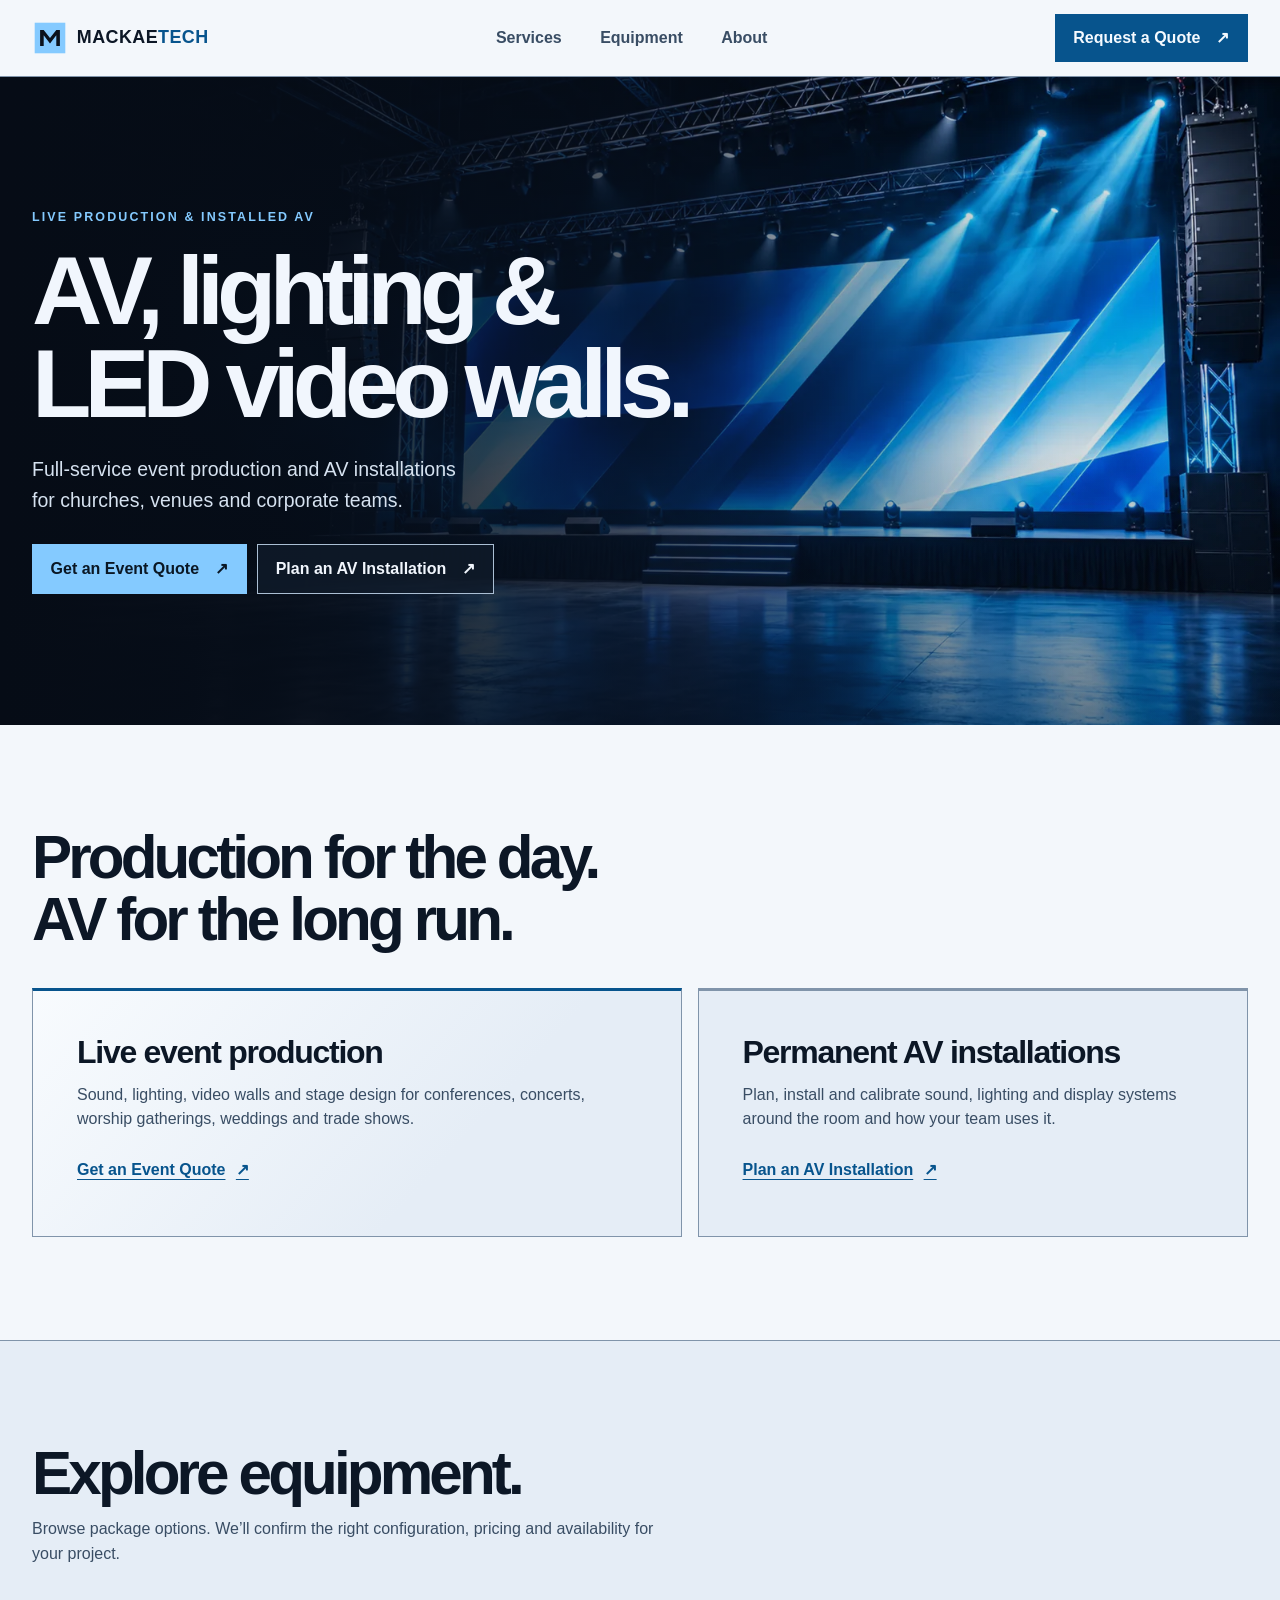
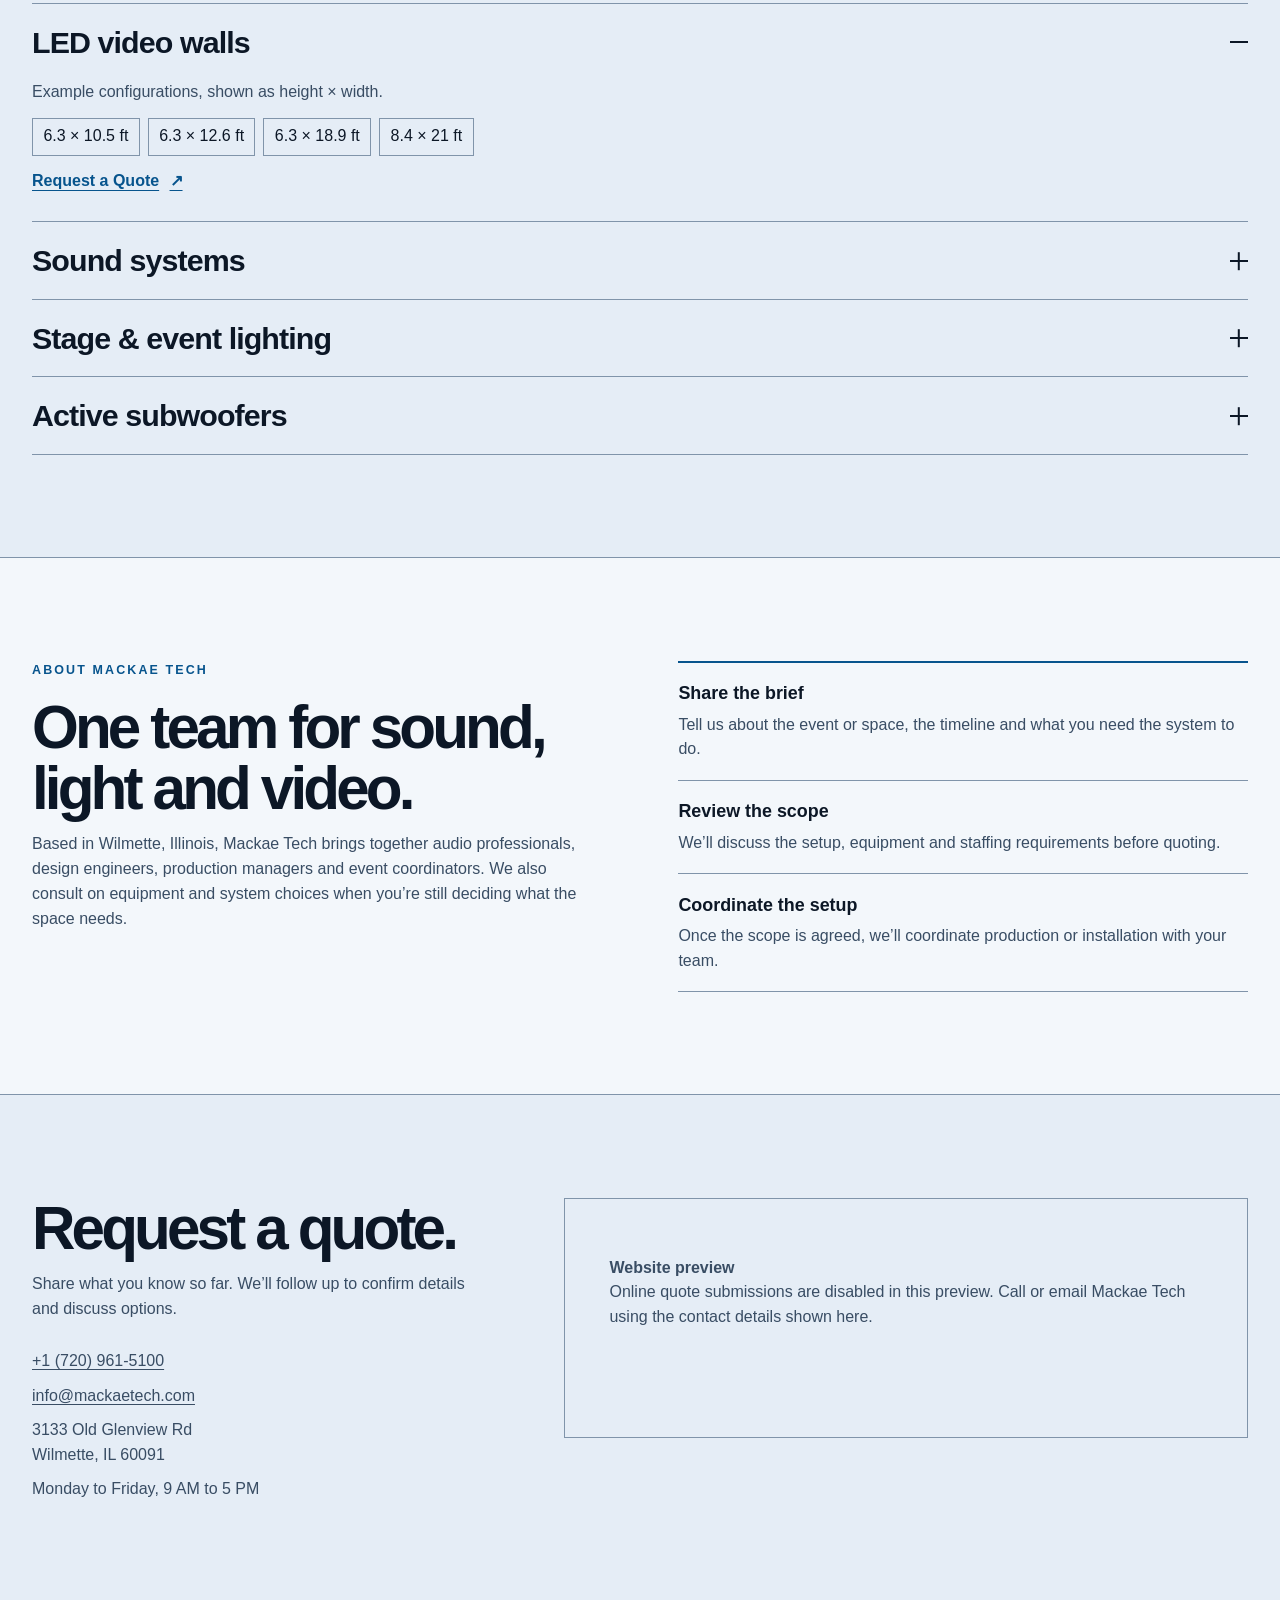
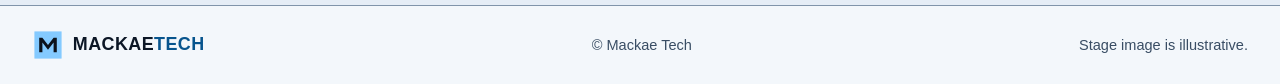
<file: index.html>
<!doctype html>
<html lang="en">
<head>
  <meta charset="utf-8">
  <meta name="viewport" content="width=device-width, initial-scale=1">
  <title>Mackae Tech | Event Production & AV Installation</title>
  <meta name="description" content="Mackae Tech provides LED video walls, live sound, stage lighting and AV installations for events, churches and venues. Based in Wilmette, Illinois.">
  <meta name="theme-color" content="#0c121c">
  <meta property="og:title" content="Mackae Tech | Event Production & AV Installation">
  <meta property="og:description" content="LED video walls, live sound, lighting and AV systems for events and venues.">
  <meta property="og:type" content="website">
  <meta property="og:image" content="https://kaysongt.github.io/mackaetech-preview/assets/stage.webp">
  <link rel="icon" href="./assets/mark.svg" type="image/svg+xml">
  <link rel="stylesheet" href="./site.css">
  <meta name="robots" content="noindex, nofollow">
</head>
<body>
  <a class="skip" href="#main">Skip to content</a>
  <header class="header">
    <div class="shell header-inner">
      <a class="brand" href="./" aria-label="Mackae Tech home"><img src="./assets/mark.svg" width="36" height="36" alt=""><span>MACKAE<span class="brand-accent">TECH</span></span></a>
      <nav aria-label="Main navigation">
        <a href="#services">Services</a>
        <a href="#equipment">Equipment</a>
        <a href="#about">About</a>
      </nav>
      <a class="button button-small" href="#quote">Request a Quote <span aria-hidden="true">↗</span></a>
    </div>
  </header>
  <main id="main">
    <section class="hero" aria-labelledby="hero-title">
      <img class="hero-image" src="./assets/stage.webp" width="1600" height="900" alt="" fetchpriority="high">
      <div class="shell hero-inner">
        <p class="eyebrow">Live production &amp; installed AV</p>
        <h1 id="hero-title">AV, lighting &amp;<br> LED video walls.</h1>
        <p class="hero-description">Full-service event production and AV installations for churches, venues and corporate teams.</p>
        <div class="actions">
          <a class="button" href="#quote" data-quote-type="event">Get an Event Quote <span aria-hidden="true">↗</span></a>
          <a class="button button-quiet" href="#quote" data-quote-type="installation">Plan an AV Installation <span aria-hidden="true">↗</span></a>
        </div>
      </div>
    </section>

    <section id="services" class="section shell" aria-labelledby="services-title">
      <h2 id="services-title">Production for the day.<br> AV for the long run.</h2>
      <div class="service-grid">
        <article class="service event">
          <div>
            <h3>Live event production</h3>
            <p>Sound, lighting, video walls and stage design for conferences, concerts, worship gatherings, weddings and trade shows.</p>
          </div>
          <a class="text-link" href="#quote" data-quote-type="event">Get an Event Quote <span aria-hidden="true">↗</span></a>
        </article>
        <article class="service install">
          <div>
            <h3>Permanent AV installations</h3>
            <p>Plan, install and calibrate sound, lighting and display systems around the room and how your team uses it.</p>
          </div>
          <a class="text-link" href="#quote" data-quote-type="installation">Plan an AV Installation <span aria-hidden="true">↗</span></a>
        </article>
      </div>
    </section>

    <section id="equipment" class="section equipment" aria-labelledby="equipment-title">
      <div class="shell">
        <h2 id="equipment-title">Explore equipment.</h2>
        <p class="section-intro">Browse package options. We’ll confirm the right configuration, pricing and availability for your project.</p>
        <div class="equipment-list">
          <details open>
            <summary><span>LED video walls</span><span aria-hidden="true" class="plus"></span></summary>
            <div class="equipment-body">
              <p>Example configurations, shown as height × width.</p>
              <ul class="specs"><li>6.3 × 10.5 ft</li><li>6.3 × 12.6 ft</li><li>6.3 × 18.9 ft</li><li>8.4 × 21 ft</li></ul>
              <a class="text-link" href="#quote" data-service="LED video walls">Request a Quote <span aria-hidden="true">↗</span></a>
            </div>
          </details>
          <details>
            <summary><span>Sound systems</span><span aria-hidden="true" class="plus"></span></summary>
            <div class="equipment-body">
              <p>Basic and advanced line arrays, plus audio packages for 100-seat and 250-seat auditoriums.</p>
              <a class="text-link" href="#quote" data-service="Sound">Request a Quote <span aria-hidden="true">↗</span></a>
            </div>
          </details>
          <details>
            <summary><span>Stage &amp; event lighting</span><span aria-hidden="true" class="plus"></span></summary>
            <div class="equipment-body">
              <p>Basic and advanced LED lighting packages. Share the stage dimensions and show format so we can scope the setup.</p>
              <a class="text-link" href="#quote" data-service="Lighting">Request a Quote <span aria-hidden="true">↗</span></a>
            </div>
          </details>
          <details>
            <summary><span>Active subwoofers</span><span aria-hidden="true" class="plus"></span></summary>
            <div class="equipment-body">
              <p>15-inch and 18-inch single active models, 18-inch double and flyable double configurations, and flying bar options.</p>
              <a class="text-link" href="#quote" data-service="Sound">Request a Quote <span aria-hidden="true">↗</span></a>
            </div>
          </details>
        </div>
      </div>
    </section>

    <section id="about" class="section shell about" aria-labelledby="about-title">
      <div>
        <p class="eyebrow">About Mackae Tech</p>
        <h2 id="about-title">One team for sound, light and video.</h2>
        <p>Based in Wilmette, Illinois, Mackae Tech brings together audio professionals, design engineers, production managers and event coordinators. We also consult on equipment and system choices when you’re still deciding what the space needs.</p>
      </div>
      <ol class="process" aria-label="Project process">
        <li><strong>Share the brief</strong><span>Tell us about the event or space, the timeline and what you need the system to do.</span></li>
        <li><strong>Review the scope</strong><span>We’ll discuss the setup, equipment and staffing requirements before quoting.</span></li>
        <li><strong>Coordinate the setup</strong><span>Once the scope is agreed, we’ll coordinate production or installation with your team.</span></li>
      </ol>
    </section>

    <section id="quote" class="section quote" aria-labelledby="quote-title">
      <div class="shell quote-layout">
        <div>
          <h2 id="quote-title">Request a quote.</h2>
          <p class="section-intro">Share what you know so far. We’ll follow up to confirm details and discuss options.</p>
          <address class="contact">
            <a href="tel:+17209615100">+1 (720) 961-5100</a>
            <a href="mailto:info@mackaetech.com">info@mackaetech.com</a>
            <span>3133 Old Glenview Rd<br>Wilmette, IL 60091</span>
            <span>Monday to Friday, 9 AM to 5 PM</span>
          </address>
        </div>
        <div class="service"><p><strong>Website preview</strong><br>Online quote submissions are disabled in this preview. Call or email Mackae Tech using the contact details shown here.</p></div>
      </div>
    </section>
  </main>
  <footer class="footer">
    <div class="shell footer-inner">
      <a class="brand" href="./" aria-label="Mackae Tech home"><img src="./assets/mark.svg" width="32" height="32" alt=""><span>MACKAE<span class="brand-accent">TECH</span></span></a>
      <p>© Mackae Tech</p>
      <p>Stage image is illustrative.</p>
    </div>
  </footer>
</body>
</html>
</file>
<file: site.css>
:root {
  color-scheme: dark;
  --bg: #0c121c;
  --surface: #111b29;
  --raised: #162335;
  --ink: #f1f6fd;
  --muted: #bdccdc;
  --line: #3c526a;
  --accent: #84caff;
  --button-text: #0a1724;
  --error: #ffb2b2;
  --display: "Barlow", "Segoe UI", Arial, sans-serif;
  --body: "Source Sans 3", "Segoe UI", Arial, sans-serif;
}
@media (prefers-color-scheme: light) {
  :root {
    color-scheme: light;
    --bg: #f3f7fb;
    --surface: #e5edf6;
    --raised: #f8fbfe;
    --ink: #0c1726;
    --muted: #394d64;
    --line: #8094aa;
    --accent: #07548d;
    --button-text: #f5faff;
    --error: #8a2431;
  }
}
*, *::before, *::after { box-sizing: border-box; }
html { scroll-behavior: smooth; }
body { margin: 0; background: var(--bg); color: var(--ink); font: 1rem/1.55 var(--body); }
a { color: inherit; }
p, h1, h2, h3 { margin: 0; }
img { display: block; max-width: 100%; }
button, input, textarea { font: inherit; }
button { cursor: pointer; }
[hidden] { display: none !important; }
:focus-visible { outline: 3px solid var(--accent); outline-offset: 4px; }
.shell { width: min(100% - 4rem, 76rem); margin-inline: auto; }
.section { padding-block: clamp(3.75rem, 8vw, 7rem); }
.skip, .sr-only, .trap { position: absolute; width: 1px; height: 1px; overflow: hidden; clip-path: inset(50%); white-space: nowrap; }
.skip:focus { clip-path: none; width: auto; height: auto; z-index: 2; top: .5rem; left: .5rem; padding: .75rem; background: var(--bg); }
.header { border-bottom: 1px solid var(--line); background: var(--bg); }
.header-inner, .footer-inner { display: flex; align-items: center; justify-content: space-between; gap: 1.5rem; }
.header-inner { min-height: 4.75rem; }
.brand { display: inline-flex; align-items: center; gap: .55rem; color: var(--ink); font: 850 1.12rem/1 var(--display); letter-spacing: .025em; text-decoration: none; white-space: nowrap; }
.brand img { flex-shrink: 0; }
.brand-accent { color: var(--accent); }
nav { display: flex; gap: clamp(1.1rem, 3vw, 2.65rem); align-items: center; }
nav a { min-height: 44px; display: grid; align-items: center; text-decoration: none; font-weight: 650; color: var(--muted); }
nav a:hover, .contact a:hover { color: var(--accent); }
.button { min-height: 50px; padding: .65rem 1.1rem; display: inline-flex; gap: 1rem; align-items: center; justify-content: center; border: 1px solid var(--accent); background: var(--accent); color: var(--button-text); text-decoration: none; font-weight: 750; transition: filter .18s, transform .18s; }
.button:hover { filter: brightness(1.13); }
.button:active { transform: translateY(1px); }
.button:disabled { cursor: wait; opacity: .7; }
.button-small { min-height: 44px; }
.hero { --accent: #84caff; --button-text: #0a1724; color: #f1f6fd; position: relative; isolation: isolate; background: #0c1625; display: grid; align-items: center; min-height: clamp(32rem, 72svh, 46rem); overflow: hidden; }
.hero-image, .hero::after { position: absolute; inset: 0; width: 100%; height: 100%; z-index: -1; }
.hero-image { object-fit: cover; object-position: 65% center; }
.hero::after { content: ""; background: linear-gradient(90deg, #060c16 0%, #060d18eb 21%, #071120ab 49%, #07112025 78%), linear-gradient(0deg, #07101e74, transparent 42%); }
.hero-inner { padding-block: 5rem; }
.eyebrow { font-size: .78rem; font-weight: 800; letter-spacing: .17em; text-transform: uppercase; color: var(--accent); margin-bottom: 1.05rem; }
h1, h2, h3 { font-family: var(--display); text-wrap: balance; }
h1 { font-size: clamp(3.25rem, 7.6vw, 7.15rem); line-height: .96; letter-spacing: -.072em; font-weight: 850; }
h2 { font-size: clamp(2.3rem, 4.7vw, 4.65rem); line-height: 1.02; letter-spacing: -.064em; font-weight: 800; }
h3 { font-size: clamp(1.35rem, 2.5vw, 2.05rem); letter-spacing: -.04em; line-height: 1.1; }
.hero-description { color: #d6e2f0; max-width: 28rem; margin-block: 1.5rem 1.85rem; font-size: clamp(1.06rem, 2vw, 1.22rem); }
.actions { display: flex; gap: .65rem; flex-wrap: wrap; }
.button-quiet { background: #101b2acc; color: #f1f6fd; border-color: #abbfd4; }
.service-grid { display: grid; grid-template-columns: 1.18fr 1fr; gap: 1rem; margin-top: 2.35rem; }
.service { padding: clamp(1.35rem, 3.5vw, 2.75rem); background: var(--surface); border: 1px solid var(--line); min-height: 15rem; display: flex; flex-direction: column; justify-content: space-between; align-items: start; gap: 1rem; }
.event { background: linear-gradient(132deg, var(--raised), var(--surface) 65%); border-top: 3px solid var(--accent); }
.install { border-top: 3px solid var(--line); }
.service p, .section-intro, .about p:not(.eyebrow), .equipment-body p { color: var(--muted); max-width: 39rem; margin-top: .8rem; }
.text-link { color: var(--accent); font-weight: 750; display: inline-flex; align-items: center; gap: .65rem; min-height: 44px; text-underline-offset: .25em; }
.equipment, .quote { background: var(--surface); border-block: 1px solid var(--line); }
.equipment-list { margin-top: 2.25rem; }
.equipment-list details { border-top: 1px solid var(--line); }
.equipment-list details:last-child { border-bottom: 1px solid var(--line); }
summary { cursor: pointer; list-style: none; display: flex; align-items: center; justify-content: space-between; gap: 1rem; font: 750 clamp(1.3rem, 2.8vw, 1.9rem)/1.2 var(--display); letter-spacing: -.03em; padding: 1.25rem 0; }
summary::-webkit-details-marker { display: none; }
summary:hover { color: var(--accent); }
.plus { width: 1.1rem; height: 1.1rem; position: relative; flex-shrink: 0; }
.plus::before, .plus::after { content: ""; background: currentColor; position: absolute; inset: calc(50% - 1px) 0; height: 2px; }
.plus::after { transform: rotate(90deg); }
details[open] .plus::after { transform: none; }
.equipment-body { padding: 0 0 1.15rem; }
.equipment-body p { margin: 0; }
.specs { margin: .8rem 0 .2rem; padding: 0; list-style: none; display: flex; gap: .5rem; flex-wrap: wrap; }
.specs li { border: 1px solid var(--line); padding: .35rem .65rem; font-variant-numeric: tabular-nums; }
.about, .quote-layout { display: grid; grid-template-columns: 1fr 1fr; align-items: start; gap: clamp(2rem, 6vw, 6rem); }
.process { margin: 0; padding: 0; list-style: none; border-top: 2px solid var(--accent); }
.process li { padding: 1.1rem 0; border-bottom: 1px solid var(--line); }
.process strong, .process span { display: block; }
.process strong { font-size: 1.12rem; margin-bottom: .28rem; }
.process span, .contact { color: var(--muted); }
.quote-layout { grid-template-columns: .8fr 1.2fr; }
.contact { display: grid; gap: .6rem; margin-top: 1.75rem; font-style: normal; overflow-wrap: anywhere; }
.contact a { width: fit-content; text-underline-offset: .2em; }
form { min-width: 0; background: var(--raised); border: 1px solid var(--line); padding: clamp(1.1rem, 4vw, 2.15rem); }
fieldset { padding: 0; margin: 0; border: 0; min-width: 0; }
legend { padding: 0; margin-bottom: .55rem; font-weight: 750; }
.project-options, .checks { display: flex; flex-wrap: wrap; gap: .4rem .65rem; }
.project-options label, .checks label { display: inline-flex; align-items: center; gap: .4rem; min-height: 44px; font-weight: 650; }
.project-options label { padding: .3rem .65rem; border: 1px solid var(--line); }
.project-options label:has(:checked) { border-color: var(--accent); color: var(--accent); }
input[type="radio"], input[type="checkbox"] { margin: 0; width: 1.05rem; height: 1.05rem; accent-color: var(--accent); flex-shrink: 0; }
.form-note { color: var(--muted); font-size: .91rem; margin-block: .9rem; }
.form-grid { display: grid; grid-template-columns: repeat(2, minmax(0, 1fr)); gap: .9rem; }
.extra-fields, .service-field, .details-label { margin-top: .9rem; }
.wide { grid-column: 1 / -1; }
.form-grid label, .details-label { display: block; font-weight: 700; }
small { font-size: .87rem; color: var(--muted); font-weight: 400; }
input:not([type="radio"], [type="checkbox"]), textarea { display: block; width: 100%; min-width: 0; margin-top: .28rem; padding: .6rem .65rem; min-height: 44px; color: var(--ink); background: var(--bg); border: 1px solid var(--line); border-radius: 0; font-weight: 400; }
textarea { resize: vertical; }
[aria-invalid="true"] { border-color: var(--error) !important; }
.field-error, .error { color: var(--error); }
.field-error { display: block; margin-top: .25rem; }
.form-message { margin-top: 1rem; font-weight: 650; overflow-wrap: anywhere; }
.error { margin-bottom: 1rem; }
.footer { padding: 1.45rem 0; color: var(--muted); font-size: .91rem; }
@media (max-width: 767px) {
  .shell { width: calc(100% - 2rem); }
  .header-inner { display: grid; grid-template-columns: 1fr auto; gap: .2rem .55rem; padding: .55rem 0 0; }
  nav { grid-row: 2; grid-column: 1 / -1; gap: 1.35rem; }
  .header-inner .button { grid-column: 2; grid-row: 1; padding-inline: .55rem; gap: .35rem; font-size: .82rem; }
  .brand { font-size: .98rem; }
  .brand img { width: 30px; height: 30px; }
  .hero { min-height: 34rem; align-items: end; }
  .hero-inner { padding-block: 3rem; }
  .hero::after { background: linear-gradient(0deg, #060c16 0%, #071120db 46%, #07112038 100%); }
  .hero-image { object-position: 63% center; }
  .service-grid, .about, .quote-layout { grid-template-columns: 1fr; }
  .service { min-height: 12rem; }
  .footer-inner { flex-wrap: wrap; gap: .65rem 1rem; }
}
@media (max-width: 480px) {
  .form-grid { grid-template-columns: 1fr; }
  .actions .button { justify-content: space-between; width: min(100%, 17rem); }
}
@media (prefers-reduced-motion: reduce) {
  html { scroll-behavior: auto; }
  .button { transition: none; }
}
</file>
